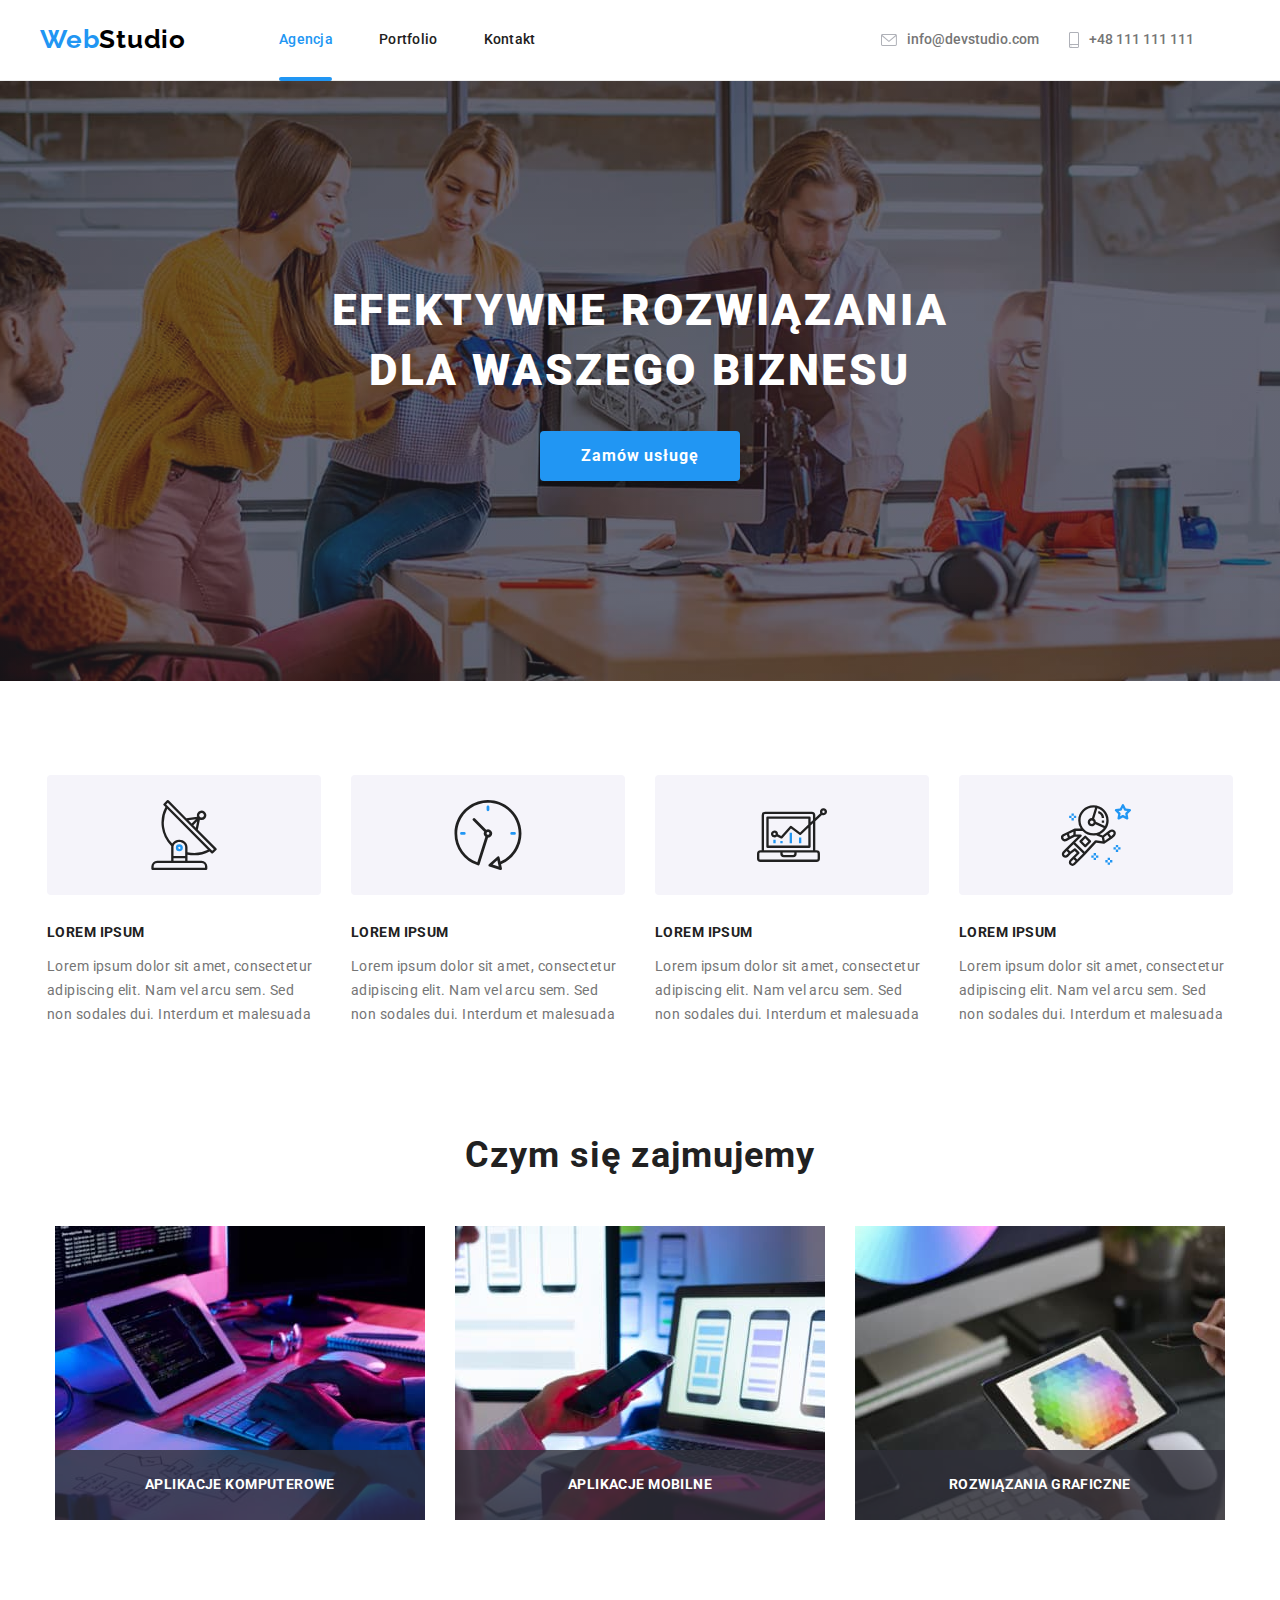
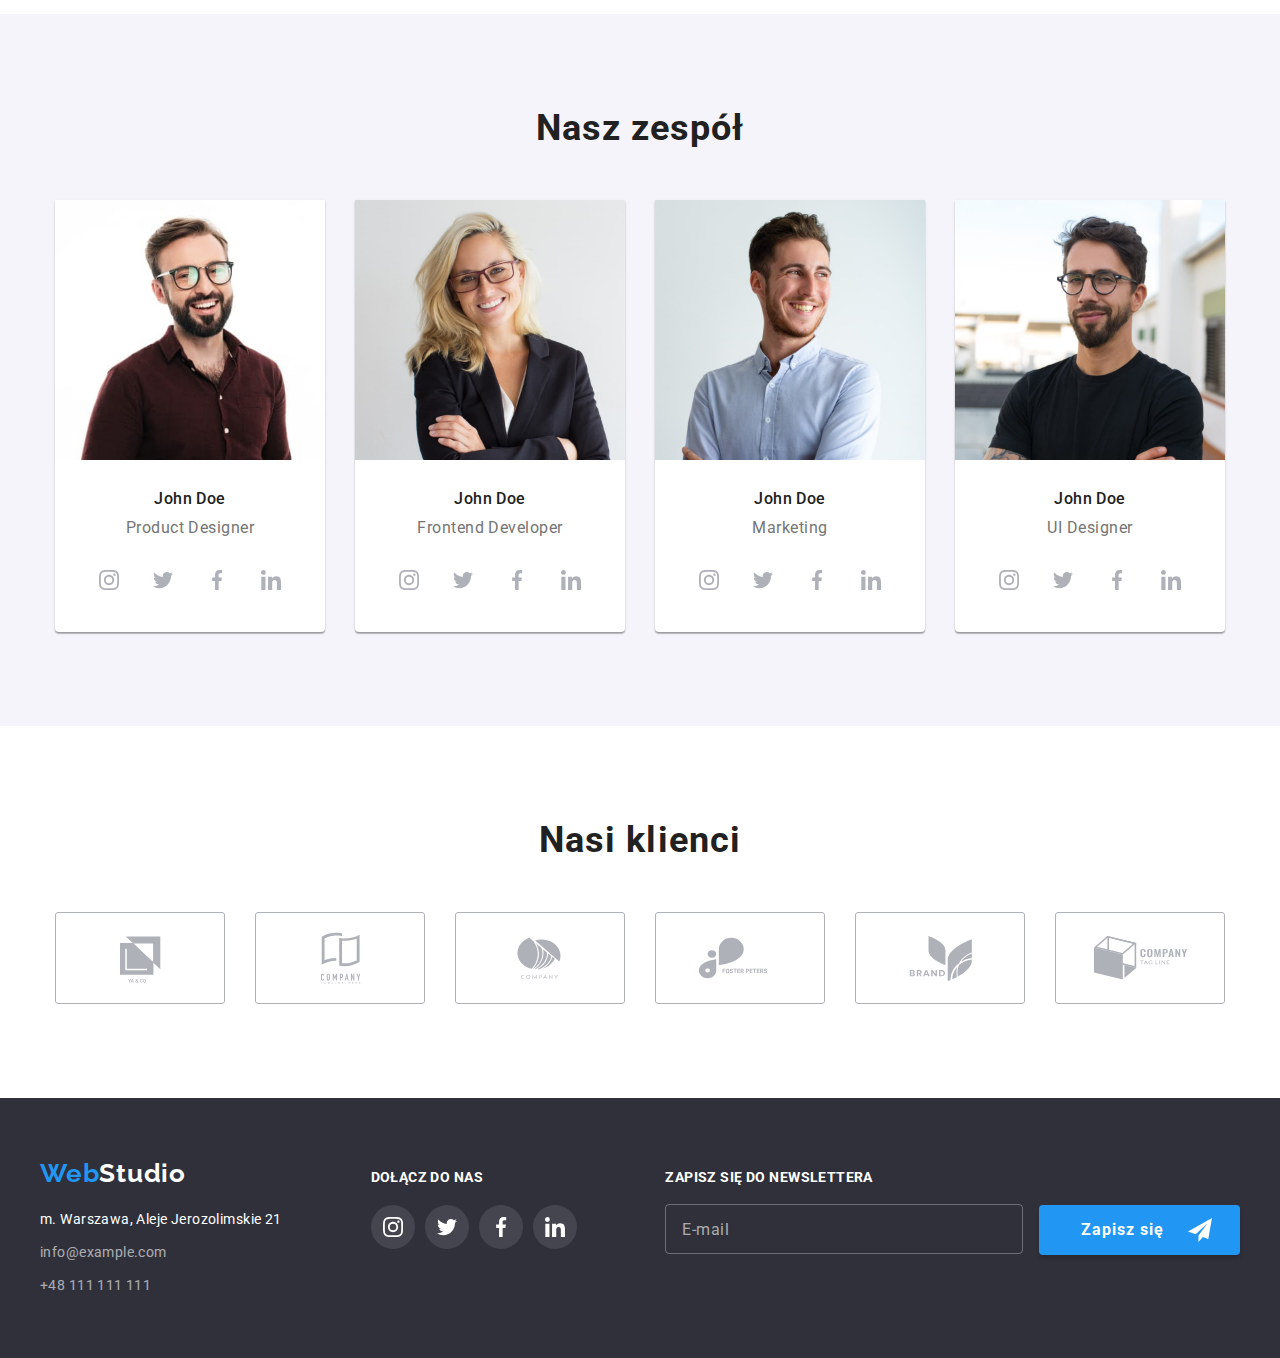
<file: index.html>
<!DOCTYPE html>
<html lang="pl">
  <head>
    <meta charset="UTF-8" />
    <meta http-equiv="X-UA-Compatible" content="IE=edge" />
    <meta name="viewport" content="width=device-width, initial-scale=1.0" />
    <link rel="preconnect" href="https://fonts.googleapis.com" />
    <link rel="preconnect" href="https://fonts.gstatic.com" crossorigin />
    <link
      rel="stylesheet"
      href="https://cdnjs.cloudflare.com/ajax/libs/modern-normalize/1.0.0/modern-normalize.min.css"
    />
    <link
      href="https://fonts.googleapis.com/css2?family=Raleway:wght@700&family=Roboto:wght@400;500;700;900&display=swap"
      rel="stylesheet"
    />
    <link rel="stylesheet" href="./css/styles.css" />
    <title>Studio</title>
  </head>
  <body>
    <header>
      <div class="container">
        <a href="index.html" class="webstudio"><span>Web</span>Studio</a>
        <nav>
          <ul>
            <li><a class="active-index blue" href="index.html">Agencja</a></li>
            <li><a href="portfolio.html">Portfolio</a></li>
            <li><a href="#">Kontakt</a></li>
          </ul>
        </nav>
        <div class="contact-top">
          <ul>
            <li>
              <a href="mailto:info@devstudio.com">
                <svg style="height: 12px; width: 16px; margin-right: 10px">
                  <use href="./images/icons.svg#icon-envelope"></use>
                </svg>
                info@devstudio.com</a
              >
            </li>
            <li>
              <a href="tel:+48111111111">
                <svg style="height: 16px; width: 10px; margin-right: 10px">
                  <use href="./images/icons.svg#icon-smartphone"></use>
                </svg>
                +48 111 111 111</a
              >
            </li>
          </ul>
        </div>
      </div>
    </header>
    <main>
      <section class="order-box section">
        <div class="container">
          <h1>
            EFEKTYWNE ROZWIĄZANIA <br />
            DLA WASZEGO BIZNESU
          </h1>
        </div>
        <button class="order-button" type="button" data-modal-open>Zamów usługę</button>
      </section>
      <div class="container section">
        <ul class="lorem-ipsum">
          <li>
            <div class="lorem-ipsum-icon">
              <svg style="width: 70px; height: 70px">
                <use href="./images/icons.svg#icon-antenna"></use>
              </svg>
            </div>
            <h3 class="lorem">LOREM IPSUM</h3>
            <p>
              Lorem ipsum dolor sit amet, consectetur adipiscing elit. Nam vel arcu sem. Sed non
              sodales dui. Interdum et malesuada
            </p>
          </li>
          <li>
            <div class="lorem-ipsum-icon">
              <svg style="width: 70px; height: 70px">
                <use href="./images/icons.svg#icon-clock"></use>
              </svg>
            </div>
            <h3 class="lorem">LOREM IPSUM</h3>
            <p>
              Lorem ipsum dolor sit amet, consectetur adipiscing elit. Nam vel arcu sem. Sed non
              sodales dui. Interdum et malesuada
            </p>
          </li>
          <li>
            <div class="lorem-ipsum-icon">
              <svg style="width: 70px; height: 70px">
                <use href="./images/icons.svg#icon-diagram"></use>
              </svg>
            </div>
            <h3 class="lorem">LOREM IPSUM</h3>
            <p>
              Lorem ipsum dolor sit amet, consectetur adipiscing elit. Nam vel arcu sem. Sed non
              sodales dui. Interdum et malesuada
            </p>
          </li>
          <li>
            <div class="lorem-ipsum-icon">
              <svg style="width: 70px; height: 70px">
                <use href="./images/icons.svg#icon-astronaut"></use>
              </svg>
            </div>
            <h3 class="lorem">LOREM IPSUM</h3>
            <p>
              Lorem ipsum dolor sit amet, consectetur adipiscing elit. Nam vel arcu sem. Sed non
              sodales dui. Interdum et malesuada
            </p>
          </li>
        </ul>
      </div>
      <div class="our-tasks">
        <div class="container">
          <h2>Czym się zajmujemy</h2>
          <ul>
            <li>
              <img
                src="./images/box1.jpg"
                alt="Man typing on the tablet"
                width="370"
                height="294"
              />
              <div class="our-tasks-text">Aplikacje komputerowe</div>
            </li>
            <li>
              <img
                src="./images/box2.jpg"
                alt="Man typing on a laptop, while looking at the phone"
                width="370"
                height="294"
              />
              <div class="our-tasks-text">Aplikacje mobilne</div>
            </li>
            <li>
              <img
                src="./images/box3.jpg"
                alt="Man selecting a colour from the hexagon"
                width="370"
                height="294"
              />
              <div class="our-tasks-text">Rozwiązania graficzne</div>
            </li>
          </ul>
        </div>
      </div>
      <section class="our-team">
        <div class="container section">
          <h2>Nasz zespół</h2>
          <ul class="member-box">
            <li>
              <figure>
                <img src="./images/john1.jpg" alt="John Doe the First" width="270" height="260" />
                <figcaption class="team-function">
                  <h3 class="team-function team-member">John Doe</h3>
                  Product Designer
                  <ul class="join-us-row">
                    <li class="join-us-icon">
                      <svg style="width: 20px; height: 20px">
                        <use href="./images/icons.svg#icon-instagram"></use>
                      </svg>
                    </li>
                    <li class="join-us-icon">
                      <svg style="width: 20px; height: 20px">
                        <use href="./images/icons.svg#icon-twitter"></use>
                      </svg>
                    </li>
                    <li class="join-us-icon">
                      <svg style="width: 20px; height: 20px">
                        <use href="./images/icons.svg#icon-facebook"></use>
                      </svg>
                    </li>
                    <li class="join-us-icon">
                      <svg style="width: 20px; height: 20px">
                        <use href="./images/icons.svg#icon-linkedin"></use>
                      </svg>
                    </li>
                  </ul>
                </figcaption>
              </figure>
            </li>
            <li>
              <figure>
                <img src="./images/jane.jpg" alt="John Doe the Second" width="270" height="260" />
                <figcaption class="team-function">
                  <h3 class="team-function team-member">John Doe</h3>
                  Frontend Developer
                  <ul class="join-us-row">
                    <li class="join-us-icon">
                      <svg style="width: 20px; height: 20px">
                        <use href="./images/icons.svg#icon-instagram"></use>
                      </svg>
                    </li>
                    <li class="join-us-icon">
                      <svg style="width: 20px; height: 20px">
                        <use href="./images/icons.svg#icon-twitter"></use>
                      </svg>
                    </li>
                    <li class="join-us-icon">
                      <svg style="width: 20px; height: 20px">
                        <use href="./images/icons.svg#icon-facebook"></use>
                      </svg>
                    </li>
                    <li class="join-us-icon">
                      <svg style="width: 20px; height: 20px">
                        <use href="./images/icons.svg#icon-linkedin"></use>
                      </svg>
                    </li>
                  </ul>
                </figcaption>
              </figure>
            </li>
            <li>
              <figure>
                <img src="./images/john2.jpg" alt="John Doe the Third" width="270" height="260" />
                <figcaption class="team-function">
                  <h3 class="team-function team-member">John Doe</h3>
                  Marketing
                  <ul class="join-us-row">
                    <li class="join-us-icon">
                      <svg style="width: 20px; height: 20px">
                        <use href="./images/icons.svg#icon-instagram"></use>
                      </svg>
                    </li>
                    <li class="join-us-icon">
                      <svg style="width: 20px; height: 20px">
                        <use href="./images/icons.svg#icon-twitter"></use>
                      </svg>
                    </li>
                    <li class="join-us-icon">
                      <svg style="width: 20px; height: 20px">
                        <use href="./images/icons.svg#icon-facebook"></use>
                      </svg>
                    </li>
                    <li class="join-us-icon">
                      <svg style="width: 20px; height: 20px">
                        <use href="./images/icons.svg#icon-linkedin"></use>
                      </svg>
                    </li>
                  </ul>
                </figcaption>
              </figure>
            </li>
            <li>
              <figure>
                <img src="./images/john3.jpg" alt="John Doe the Fourth" width="270" height="260" />
                <figcaption class="team-function">
                  <h3 class="team-function team-member">John Doe</h3>
                  UI Designer
                  <ul class="join-us-row">
                    <li class="join-us-icon">
                      <svg style="width: 20px; height: 20px">
                        <use href="./images/icons.svg#icon-instagram"></use>
                      </svg>
                    </li>
                    <li class="join-us-icon">
                      <svg style="width: 20px; height: 20px">
                        <use href="./images/icons.svg#icon-twitter"></use>
                      </svg>
                    </li>
                    <li class="join-us-icon">
                      <svg style="width: 20px; height: 20px">
                        <use href="./images/icons.svg#icon-facebook"></use>
                      </svg>
                    </li>
                    <li class="join-us-icon">
                      <svg style="width: 20px; height: 20px">
                        <use href="./images/icons.svg#icon-linkedin"></use>
                      </svg>
                    </li>
                  </ul>
                </figcaption>
              </figure>
            </li>
          </ul>
        </div>
      </section>
      <section class="container section">
        <h2>Nasi klienci</h2>
        <ul class="our-clients">
          <li class="our-clients-icon">
            <svg style="width: 106px; height: 60px">
              <use href="./images/icons.svg#icon-client-1"></use>
            </svg>
          </li>
          <li class="our-clients-icon">
            <svg style="width: 106px; height: 60px">
              <use href="./images/icons.svg#icon-client-2"></use>
            </svg>
          </li>
          <li class="our-clients-icon">
            <svg style="width: 106px; height: 60px">
              <use href="./images/icons.svg#icon-client-3"></use>
            </svg>
          </li>
          <li class="our-clients-icon">
            <svg style="width: 106px; height: 60px">
              <use href="./images/icons.svg#icon-client-4"></use>
            </svg>
          </li>
          <li class="our-clients-icon">
            <svg style="width: 106px; height: 60px">
              <use href="./images/icons.svg#icon-client-5"></use>
            </svg>
          </li>
          <li class="our-clients-icon">
            <svg style="width: 106px; height: 60px">
              <use href="./images/icons.svg#icon-client-6"></use>
            </svg>
          </li>
        </ul>
      </section>
    </main>
    <footer>
      <div class="container">
        <div>
          <a class="webstudio total-bottom" href="index.html"><span>Web</span>Studio</a>
          <ul class="contact-bottom">
            <li><address>m. Warszawa, Aleje Jerozolimskie 21</address></li>
            <li><a href="mailto:info@example.com">info@example.com</a></li>
            <li><a href="tel:+48111111111">+48 111 111 111</a></li>
          </ul>
        </div>
        <div>
          <h4 class="join-us">Dołącz do nas</h4>
          <ul class="join-us-row">
            <li class="join-us-icon white">
              <svg style="width: 20px; height: 20px">
                <use href="./images/icons.svg#icon-instagram"></use>
              </svg>
            </li>
            <li class="join-us-icon white">
              <svg style="width: 20px; height: 20px">
                <use href="./images/icons.svg#icon-twitter"></use>
              </svg>
            </li>
            <li class="join-us-icon white">
              <svg style="width: 20px; height: 20px">
                <use href="./images/icons.svg#icon-facebook"></use>
              </svg>
            </li>
            <li class="join-us-icon white">
              <svg style="width: 20px; height: 20px">
                <use href="./images/icons.svg#icon-linkedin"></use>
              </svg>
            </li>
          </ul>
        </div>
        <div class="newsletter">
          <h4 class="join-us">Zapisz się do newslettera</h4>
          <form>
            <label>
              <input type="email" name="email" placeholder="E-mail" />
            </label>
            <button class="newsletter-button" type="button">
              Zapisz się
              <svg
                style="
                  width: 24px;
                  height: 24px;
                  position: absolute;
                  margin-left: 24px;
                  margin-top: 3px;
                "
              >
                <use href="./images/icons.svg#icon-newsletter"></use>
              </svg>
            </button>
          </form>
        </div>
      </div>
    </footer>
    <div class="backdrop is-hidden" data-modal>
      <div class="modal">
        <button type="button" class="close-btn" data-modal-close>
          <svg style="width: 18px; height: 18px; position: absolute; margin: -9px">
            <use href="./images/icons.svg#icon-modal-x"></use>
          </svg>
        </button>
        <form class="modal-form">
          <h2 class="form-title">Zostaw swoje dane w formularzu poniżej</h2>
          <label>
            <p>Imię</p>
            <div class="modal-form-wrapper">
              <svg style="width: 18px; height: 18px; position: absolute; margin: 11px 0 11px 12px">
                <use href="./images/icons.svg#icon-modal-user"></use>
              </svg>
              <input class="modal-form-input" type="text" name="name" />
            </div>
          </label>
          <label>
            <p>Telefon</p>
            <div class="modal-form-wrapper">
              <svg style="width: 18px; height: 18px; position: absolute; margin: 11px 0 11px 12px">
                <use href="./images/icons.svg#icon-modal-phone"></use>
              </svg>
              <input class="modal-form-input" type="tel" name="phone_number" />
            </div>
          </label>
          <label>
            <p>Email</p>
            <div class="modal-form-wrapper">
              <svg style="width: 18px; height: 18px; position: absolute; margin: 11px 0 11px 12px">
                <use href="./images/icons.svg#icon-modal-mail"></use>
              </svg>
              <input class="modal-form-input" type="email" name="email" />
            </div>
          </label>
          <label>
            <p>Komentarz</p>
            <textarea placeholder="Wprowadź tekst" name="comment"></textarea>
          </label>
          <label class="consent">
            <input type="checkbox" name="consent-checkbox" />
            <span>
              <svg
                style="height: 15px; width: 16px; position: absolute; margin: -7px -7px -7px -22px"
              >
                <use href="./images/icons.svg#icon-modal-checkmark"></use>
              </svg>
              Oświadczam iż akceptuję <a href="#">Regulamin</a> i
              <a href="">Politykę Prywatności</a>.
            </span>
          </label>
          <button class="modal-button" type="submit">Wyślij</button>
        </form>
      </div>
    </div>
    <script src="./js/modal.js"></script>
  </body>
</html>
</file>
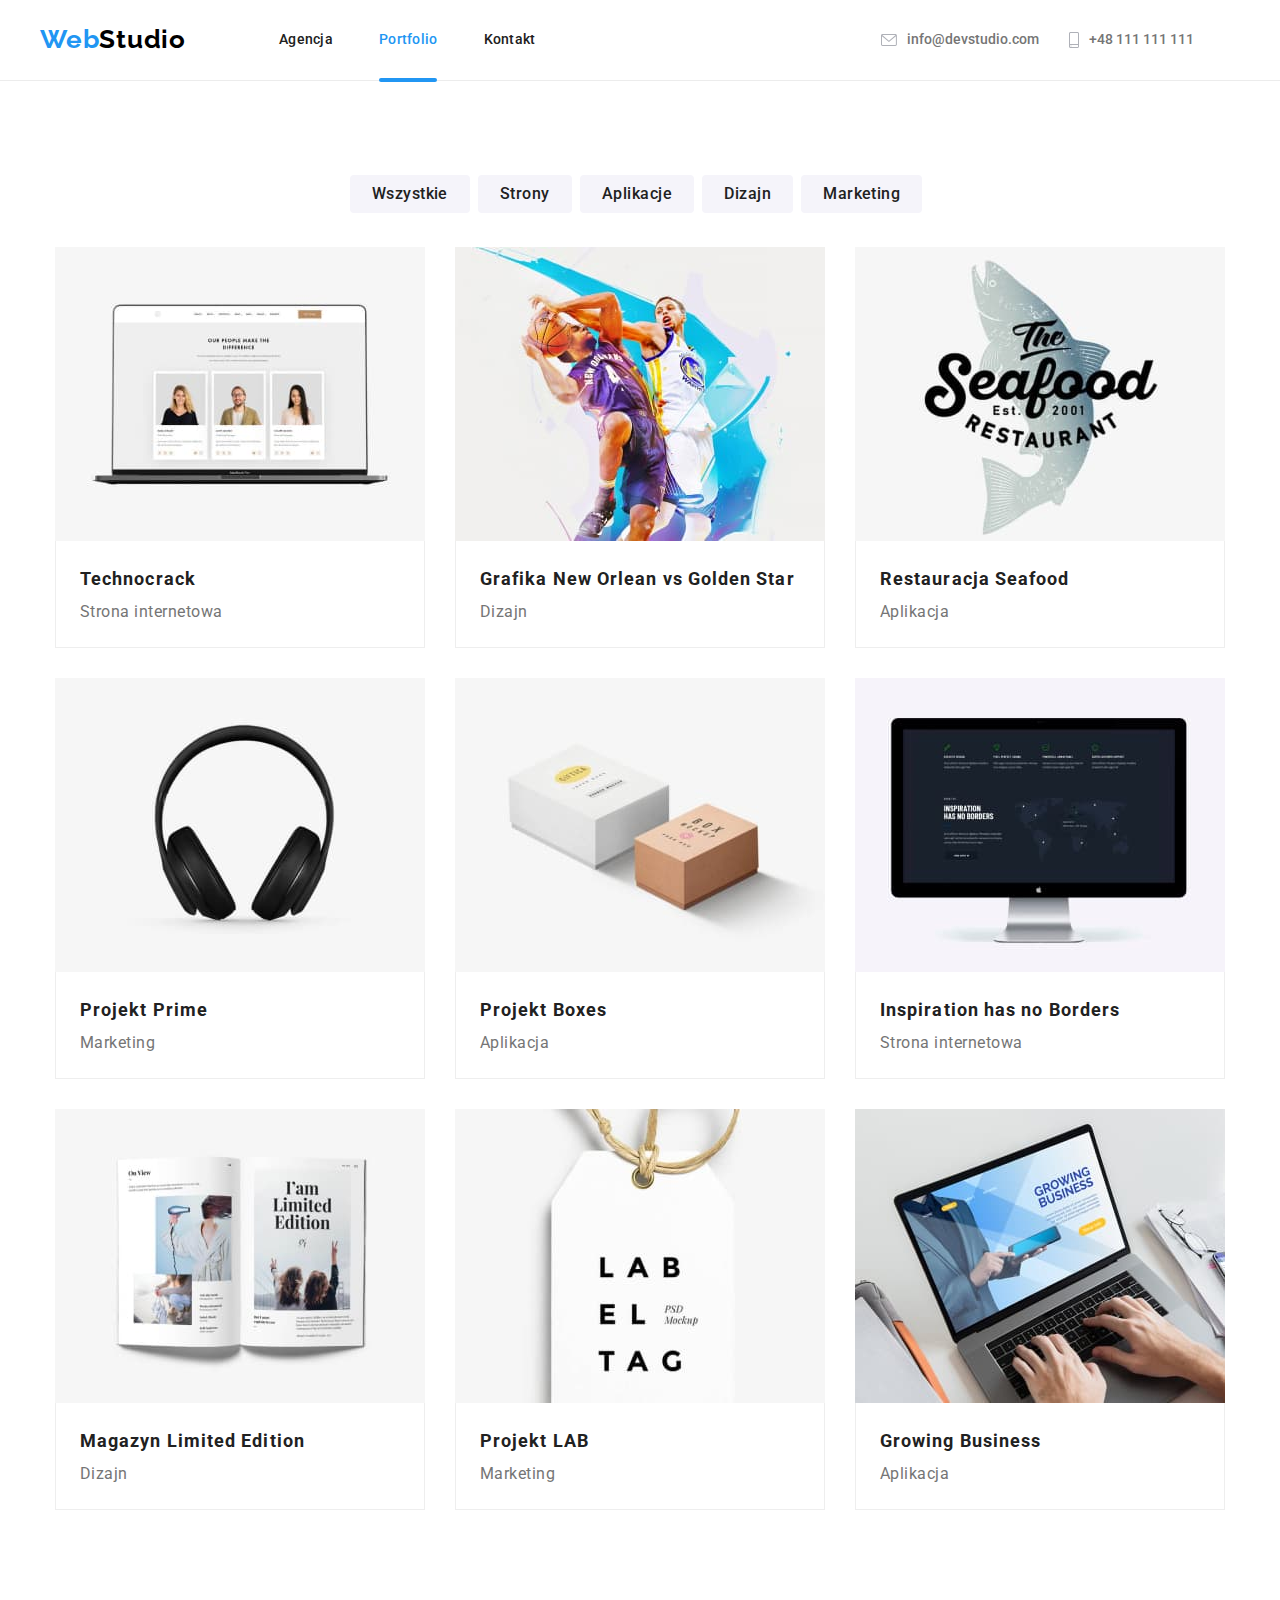
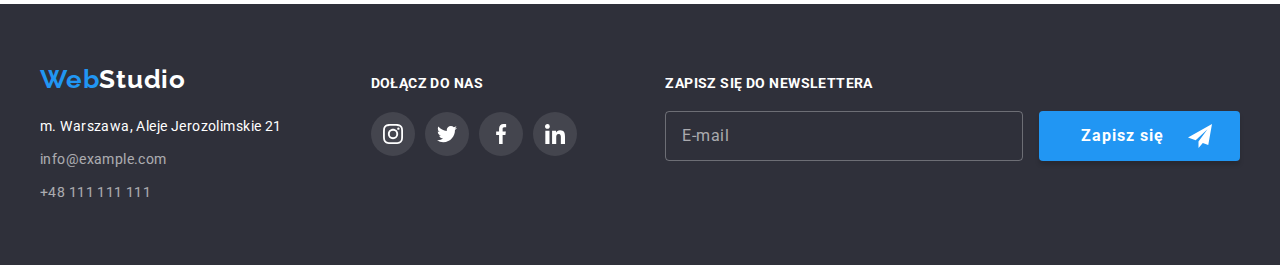
<file: portfolio.html>
<!DOCTYPE html>
<html lang="pl">
  <head>
    <meta charset="UTF-8" />
    <meta http-equiv="X-UA-Compatible" content="IE=edge" />
    <meta name="viewport" content="width=device-width, initial-scale=1.0" />
    <link rel="preconnect" href="https://fonts.googleapis.com" />
    <link rel="preconnect" href="https://fonts.gstatic.com" crossorigin />
    <link
      rel="stylesheet"
      href="https://cdnjs.cloudflare.com/ajax/libs/modern-normalize/1.0.0/modern-normalize.min.css"
    />
    <link
      href="https://fonts.googleapis.com/css2?family=Raleway:wght@700&family=Roboto:wght@400;500;700;900&display=swap"
      rel="stylesheet"
    />
    <link rel="stylesheet" href="./css/styles.css" />
    <title>Portfolio</title>
  </head>
  <body>
    <header>
      <div class="container">
        <a href="index.html" class="webstudio"><span>Web</span>Studio</a>
        <nav>
          <ul>
            <li><a href="index.html">Agencja</a></li>
            <li><a class="active-portfolio blue" href="portfolio.html">Portfolio</a></li>
            <li><a href="#">Kontakt</a></li>
          </ul>
        </nav>
        <div class="contact-top">
          <ul>
            <li>
              <a href="mailto:info@devstudio.com">
                <svg style="height: 12px; width: 16px; margin-right: 10px">
                  <use href="./images/icons.svg#icon-envelope"></use>
                </svg>
                info@devstudio.com</a
              >
            </li>
            <li>
              <a href="tel:+48111111111">
                <svg style="height: 16px; width: 10px; margin-right: 10px">
                  <use href="./images/icons.svg#icon-smartphone"></use>
                </svg>
                +48 111 111 111</a
              >
            </li>
          </ul>
        </div>
      </div>
    </header>
    <main>
      <div class="container">
        <div class="buttons">
          <ul>
            <li><button type="button">Wszystkie</button></li>
            <li><button type="button">Strony</button></li>
            <li><button type="button">Aplikacje</button></li>
            <li><button type="button">Dizajn</button></li>
            <li><button type="button">Marketing</button></li>
          </ul>
        </div>
        <div class="portfolio section">
          <ul class="container">
            <li>
              <figure>
                <div class="overlay-box">
                  <img
                    src="./images/portfolio1.jpg"
                    alt="A laptop featuring three people, a man and two women"
                    width="370"
                    height="294"
                  />
                  <div class="overlay">
                    <p>
                      Technocrack jest popularną platformą wykorzystywaną do rozpowszechniania
                      koronawirusa. Firmy wykorzystują tę platformę do celów szpiegowskich i ataków
                      na niezabezpieczone serwery konkurencji.
                    </p>
                  </div>
                </div>
                <figcaption class="portfolio-type">
                  <h3 class="portfolio-name">Technocrack</h3>
                  Strona internetowa
                </figcaption>
              </figure>
            </li>
            <li>
              <figure>
                <div class="overlay-box">
                  <img
                    src="./images/portfolio2.jpg"
                    alt="Two men playing basketball"
                    width="370"
                    height="294"
                  />
                  <div class="overlay">
                    <p>
                      Technocrack jest popularną platformą wykorzystywaną do rozpowszechniania
                      koronawirusa. Firmy wykorzystują tę platformę do celów szpiegowskich i ataków
                      na niezabezpieczone serwery konkurencji.
                    </p>
                  </div>
                </div>
                <figcaption class="portfolio-type">
                  <h3 class="portfolio-name">Grafika New Orlean vs Golden Star</h3>
                  Dizajn
                </figcaption>
              </figure>
            </li>
            <li>
              <figure>
                <div class="overlay-box">
                  <img
                    src="./images/portfolio3.jpg"
                    alt="The Seafood Reastaurant logo"
                    width="370"
                    height="294"
                  />
                  <div class="overlay">
                    <p>
                      Technocrack jest popularną platformą wykorzystywaną do rozpowszechniania
                      koronawirusa. Firmy wykorzystują tę platformę do celów szpiegowskich i ataków
                      na niezabezpieczone serwery konkurencji.
                    </p>
                  </div>
                </div>
                <figcaption class="portfolio-type">
                  <h3 class="portfolio-name">Restauracja Seafood</h3>
                  Aplikacja
                </figcaption>
              </figure>
            </li>
            <li>
              <figure>
                <div class="overlay-box">
                  <img
                    src="./images/portfolio4.jpg"
                    alt="A pair of black headphones"
                    width="370"
                    height="294"
                  />
                  <div class="overlay">
                    <p>
                      Technocrack jest popularną platformą wykorzystywaną do rozpowszechniania
                      koronawirusa. Firmy wykorzystują tę platformę do celów szpiegowskich i ataków
                      na niezabezpieczone serwery konkurencji.
                    </p>
                  </div>
                </div>
                <figcaption class="portfolio-type">
                  <h3 class="portfolio-name">Projekt Prime</h3>
                  Marketing
                </figcaption>
              </figure>
            </li>
            <li>
              <figure>
                <div class="overlay-box">
                  <img
                    src="./images/portfolio5.jpg"
                    alt="Two boxes, one white and one brown"
                    width="370"
                    height="294"
                  />
                  <div class="overlay">
                    <p>
                      Technocrack jest popularną platformą wykorzystywaną do rozpowszechniania
                      koronawirusa. Firmy wykorzystują tę platformę do celów szpiegowskich i ataków
                      na niezabezpieczone serwery konkurencji.
                    </p>
                  </div>
                </div>
                <figcaption class="portfolio-type">
                  <h3 class="portfolio-name">Projekt Boxes</h3>
                  Aplikacja
                </figcaption>
              </figure>
            </li>
            <li>
              <figure>
                <div class="overlay-box">
                  <img src="./images/portfolio6.jpg" alt="PC desktop" width="370" height="294" />
                  <div class="overlay">
                    <p>
                      Technocrack jest popularną platformą wykorzystywaną do rozpowszechniania
                      koronawirusa. Firmy wykorzystują tę platformę do celów szpiegowskich i ataków
                      na niezabezpieczone serwery konkurencji.
                    </p>
                  </div>
                </div>
                <figcaption class="portfolio-type">
                  <h3 class="portfolio-name">Inspiration has no Borders</h3>
                  Strona internetowa
                </figcaption>
              </figure>
            </li>
            <li>
              <figure>
                <div class="overlay-box">
                  <img
                    src="./images/portfolio7.jpg"
                    alt="An opened book featuring the magazine's title"
                    width="370"
                    height="294"
                  />
                  <div class="overlay">
                    <p>
                      Technocrack jest popularną platformą wykorzystywaną do rozpowszechniania
                      koronawirusa. Firmy wykorzystują tę platformę do celów szpiegowskich i ataków
                      na niezabezpieczone serwery konkurencji.
                    </p>
                  </div>
                </div>
                <figcaption class="portfolio-type">
                  <h3 class="portfolio-name">Magazyn Limited Edition</h3>
                  Dizajn
                </figcaption>
              </figure>
            </li>
            <li>
              <figure>
                <div class="overlay-box">
                  <img
                    src="./images/portfolio8.jpg"
                    alt="A white tag with LABEL TAG written on it"
                    width="370"
                    height="294"
                  />
                  <div class="overlay">
                    <p>
                      Technocrack jest popularną platformą wykorzystywaną do rozpowszechniania
                      koronawirusa. Firmy wykorzystują tę platformę do celów szpiegowskich i ataków
                      na niezabezpieczone serwery konkurencji.
                    </p>
                  </div>
                </div>
                <figcaption class="portfolio-type">
                  <h3 class="portfolio-name">Projekt LAB</h3>
                  Marketing
                </figcaption>
              </figure>
            </li>
            <li>
              <figure>
                <div class="overlay-box">
                  <img
                    src="./images/portfolio9.jpg"
                    alt="A man typing on the laptop"
                    width="370"
                    height="294"
                  />
                  <div class="overlay">
                    <p>
                      Technocrack jest popularną platformą wykorzystywaną do rozpowszechniania
                      koronawirusa. Firmy wykorzystują tę platformę do celów szpiegowskich i ataków
                      na niezabezpieczone serwery konkurencji.
                    </p>
                  </div>
                </div>
                <figcaption class="portfolio-type">
                  <h3 class="portfolio-name">Growing Business</h3>
                  Aplikacja
                </figcaption>
              </figure>
            </li>
          </ul>
        </div>
      </div>
    </main>
    <footer>
      <div class="container">
        <div>
          <a class="webstudio total-bottom" href="index.html"><span>Web</span>Studio</a>
          <ul class="contact-bottom">
            <li><address>m. Warszawa, Aleje Jerozolimskie 21</address></li>
            <li><a href="mailto:info@example.com">info@example.com</a></li>
            <li><a href="tel:+48111111111">+48 111 111 111</a></li>
          </ul>
        </div>
        <div>
          <h4 class="join-us">Dołącz do nas</h4>
          <ul class="join-us-row">
            <li class="join-us-icon white">
              <svg style="width: 20px; height: 20px">
                <use href="./images/icons.svg#icon-instagram"></use>
              </svg>
            </li>
            <li class="join-us-icon white">
              <svg style="width: 20px; height: 20px">
                <use href="./images/icons.svg#icon-twitter"></use>
              </svg>
            </li>
            <li class="join-us-icon white">
              <svg style="width: 20px; height: 20px">
                <use href="./images/icons.svg#icon-facebook"></use>
              </svg>
            </li>
            <li class="join-us-icon white">
              <svg style="width: 20px; height: 20px">
                <use href="./images/icons.svg#icon-linkedin"></use>
              </svg>
            </li>
          </ul>
        </div>
        <div class="newsletter">
          <h4 class="join-us">Zapisz się do newslettera</h4>
          <form>
            <label>
              <input type="email" name="email" placeholder="E-mail" />
            </label>
            <button class="newsletter-button" type="button">
              Zapisz się
              <svg
                style="
                  width: 24px;
                  height: 24px;
                  position: absolute;
                  margin-left: 24px;
                  margin-top: 3px;
                "
              >
                <use href="./images/icons.svg#icon-newsletter"></use>
              </svg>
            </button>
          </form>
        </div>
      </div>
    </footer>
  </body>
</html>
</file>
<file: css/styles.css>
body {
  font-family: 'Roboto', sans-serif;
  color: var(--text-primary);
}

:root {
  --brand-color: #2196f3;
  --studio: #000;
  --text-primary: #212121;
  --text-secondary: #757575;
  --dark-bg: #2f303a;
  --dark-bg-text: #fff;
  --light-bg: #f5f4fa;
}

.section {
  padding-top: 94px;
  padding-bottom: 94px;
}

.webstudio {
  text-decoration: none;
  color: var(--studio);
  font-family: 'Raleway', sans-serif;
  font-weight: 700;
  font-size: 26px;
  line-height: 1.19;
  letter-spacing: 0.03em;
  margin-top: 24px;
  margin-bottom: 25px;
  margin-right: 93px;
}

.webstudio > span {
  color: var(--brand-color);
}

.total-bottom {
  color: var(--bottom-studio);
  margin-right: 0px;
}

nav {
  font-weight: 500;
  font-size: 14px;
  line-height: 1.14;
  letter-spacing: 0.02em;
  margin-top: 32px;
  margin-bottom: 32px;
  position: relative;
}

nav a {
  color: var(--text-primary);
  text-decoration: none;
  transition-property: color;
  transition-duration: 250ms;
  transition-timing-function: cubic-bezier(0.4, 0, 0.2, 1);
}

nav a:hover,
nav a:focus {
  color: var(--brand-color);
}

.contact-top a {
  font-weight: 500;
  font-size: 14px;
  line-height: 1.14;
  color: var(--text-secondary);
  text-decoration: none;
  list-style-type: none;
  text-align: right;
  display: flex;
  align-items: center;
  fill: #afb1b8;
  transition-property: color, fill;
  transition-duration: 250ms;
  transition-timing-function: cubic-bezier(0.4, 0, 0.2, 1);
}

.contact-top a:hover,
.contact-top a:focus,
.contact-bottom a:hover,
.contact-bottom a:focus {
  color: var(--brand-color);
  fill: var(--brand-color);
}

.buttons button:hover,
.buttons button:focus {
  color: var(--dark-bg-text);
  background: var(--brand-color);
  box-shadow: 0px 3px 1px rgba(0, 0, 0, 0.1), 0px 1px 2px rgba(0, 0, 0, 0.08),
    0px 2px 2px rgba(0, 0, 0, 0.12);
  border-radius: 4px;
  border: none;
  cursor: pointer;
}

.buttons button {
  font-weight: 500;
  line-height: 1.625;
  text-align: center;
  letter-spacing: 0.03em;
  color: var(--text-primary);
  background-color: var(--light-bg);
  border-radius: 4px;
  border: none;
  padding: 6px 22px;
  margin: 4px;
  margin-top: 94px;
  margin-bottom: 34px;
  transition-property: color, background, box-shadow;
  transition-duration: 250ms;
  transition-timing-function: cubic-bezier(0.4, 0, 0.2, 1);
}

.order-box {
  background-color: var(--dark-bg);
  color: var(--dark-bg-text);
  padding: 200px 0;
  margin: 0 auto;
  display: flex;
  flex-direction: column;
  background-position: 50% 50%;
  background-size: auto, auto;
  max-width: 1600px;
  background-image: linear-gradient(rgba(47, 48, 58, 0.4), rgba(47, 48, 58, 0.4)),
    url('../images/banner.jpg');
}

h1 {
  font-weight: 900;
  font-size: 44px;
  line-height: 1.36;
  text-align: center;
  text-transform: uppercase;
  letter-spacing: 0.06em;
}

.order-button {
  font-weight: 700;
  font-size: 16px;
  line-height: 1.88;
  letter-spacing: 0.06em;
  align-items: center;
  text-align: center;
  cursor: pointer;
  color: var(--dark-bg-text);
  background: var(--brand-color);
  box-shadow: 0px 4px 4px rgba(0, 0, 0, 0.15);
  border-radius: 4px;
  border: none;
  padding: 10px 0;
  width: 200px;
  margin: 0 auto;
  margin-top: 30px;
  max-width: 1600px;
}

.our-team {
  background-color: var(--light-bg);
}

h2 {
  font-size: 36px;
  line-height: 1.16;
  font-weight: 700;
  text-align: center;
  letter-spacing: 0.03em;
  margin: 0;
  padding: 0;
  padding-bottom: 50px;
}

p {
  color: var(--text-secondary);
  font-size: 14px;
  line-height: 1.71;
  letter-spacing: 0.03em;
  padding: 0;
  width: 270px;
}

.lorem {
  font-weight: 700;
  text-transform: uppercase;
  letter-spacing: 0.03em;
  font-size: 14px;
  line-height: 1.14;
}

li {
  list-style: none;
}

figcaption {
  color: var(--text-secondary);
}

figcaption > h3 {
  color: var(--text-primary);
}

.team-function {
  line-height: 1.18;
  letter-spacing: 0.03em;
  font-size: 16px;
  text-align: center;
}

.team-member {
  font-weight: 500;
}

.portfolio-type {
  line-height: 1.88;
  letter-spacing: 0.03em;
  padding: 20px 24px;
  border-right: 1px solid #eee;
  border-left: 1px solid #eee;
  border-bottom: 1px solid #eee;
}

.portfolio-name {
  font-weight: 700;
  letter-spacing: 0.06em;
  font-size: 18px;
  line-height: 2;
}

footer {
  color: var(--dark-bg-text);
  background-color: var(--dark-bg);
  text-align: left;
  padding: 60px 0;
}

.contact-bottom a {
  color: var(--dark-bg-text);
  opacity: 0.6;
  text-decoration: none;
  font-size: 14px;
  line-height: 1.71;
  letter-spacing: 0.03em;
  transition-property: color;
  transition-duration: 250ms;
  transition-timing-function: cubic-bezier(0.4, 0, 0.2, 1);
}

.contact-bottom li:not(:last-child) {
  margin-bottom: 9px;
}

address {
  font-style: normal;
  color: var(--dark-bg-text);
  font-size: 14px;
  line-height: 1.71;
  letter-spacing: 0.03em;
  margin-top: 20px;
}

.lorem-ipsum {
  display: flex;
  flex-wrap: wrap;
  justify-content: center;
  gap: 30px;
}

h1,
h3 {
  margin: 0;
}

ul {
  margin: 0;
  padding: 0;
}

img {
  display: block;
}

header .container {
  display: flex;
  align-items: center;
}

nav ul {
  display: flex;
}

nav ul :not(:last-child) {
  margin-right: 46px;
}

.contact-top ul {
  display: flex;
  margin-right: 0px;
}

.contact-top ul :not(:last-child) {
  margin-right: 30px;
}

.buttons ul {
  display: flex;
  justify-content: center;
}

.portfolio ul {
  display: flex;
  flex-wrap: wrap;
  gap: 30px;
  justify-content: center;
  margin-right: 215px;
}

.our-team .member-box {
  display: flex;
  justify-content: center;
  gap: 30px;
}

.our-team .join-us-row {
  display: flex;
  justify-content: center;
}

.our-tasks ul {
  display: flex;
  justify-content: center;
  gap: 30px;
  margin-bottom: 94px;
  position: relative;
}

.our-tasks-text {
  text-transform: uppercase;
  color: var(--dark-bg-text);
  letter-spacing: 0.03em;
  text-align: center;
  font-weight: 700;
  font-size: 14px;
  line-height: 1.14;
  background: rgba(47, 48, 58, 0.8);
  width: 370px;
  padding: 27px 0;
  position: absolute;
  bottom: 0;
}

header .contact-top {
  margin-left: 345px;
  margin-top: 32px;
  margin-bottom: 32px;
}

header {
  display: flex;
  justify-content: center;
  border-bottom-width: 1px;
  border-bottom-style: solid;
  border-bottom-color: #ececec;
}

.buttons {
  margin-left: 510px;
  margin-right: 518px;
}

.our-team .team-member {
  margin-top: 30px;
}

.team-function .team-member {
  margin-bottom: 10px;
}

.our-team figure {
  background-color: #ffffff;
  padding-bottom: 30px;
  box-shadow: 0px 1px 3px rgba(0, 0, 0, 0.12), 0px 1px 1px rgba(0, 0, 0, 0.14),
    0px 2px 1px rgba(0, 0, 0, 0.2);
  border-radius: 0px 0px 4px 4px;
  margin: 0;
}

.portfolio figure {
  margin: 0;
  padding: 0;
  cursor: pointer;
  transition-property: box-shadow;
  transition-duration: 250ms;
  transition-timing-function: cubic-bezier(0.4, 0, 0.2, 1);
}

.portfolio figure:hover,
.portfolio figure:focus {
  box-shadow: 0px 4px 4px 0px rgba(0, 0, 0, 0.25);
}

.portfolio {
  padding-top: 0;
}

.container {
  margin: 0 auto;
  width: 100%;
  width: 1200px;
}

footer .container {
  display: flex;
  justify-content: space-between;
}

.join-us {
  font-weight: 700;
  font-size: 14px;
  line-height: 1.14;
  letter-spacing: 0.03em;
  text-transform: uppercase;
  color: var(--dark-bg-text);
  margin-top: 12px;
}

.join-us-row {
  display: flex;
  gap: 10px;
  margin-top: 20px;
}

.join-us-icon {
  width: 44px;
  height: 44px;
  background: rgba(255, 255, 255, 0.1);
  box-sizing: border-box;
  padding: 12px;
  cursor: pointer;
  border-radius: 50%;
  fill: #afb1b8;
  transition-property: color, background, fill;
  transition-duration: 250ms;
  transition-timing-function: cubic-bezier(0.4, 0, 0.2, 1);
}

.white {
  fill: var(--dark-bg-text);
}

.join-us-icon:hover,
.join-us-icon:focus {
  background: var(--brand-color);
  fill: var(--dark-bg-text);
}

.our-clients {
  display: flex;
  justify-content: center;
  gap: 30px;
}

.our-clients-icon {
  border: 1px solid #afb1b8;
  height: 92px;
  width: 170px;
  padding: 16px 32px;
  border-radius: 3px;
  cursor: pointer;
  fill: #afb1b8;
  transition-property: color, border, fill;
  transition-duration: 250ms;
  transition-timing-function: cubic-bezier(0.4, 0, 0.2, 1);
}

.our-clients-icon:hover,
.our-clients-icon:focus {
  border: 1px solid var(--brand-color);
  fill: var(--brand-color);
}

.lorem-ipsum-icon {
  display: flex;
  justify-content: center;
  background: var(--light-bg);
  border-radius: 4px;
  margin-bottom: 30px;
  padding: 25px 102px;
}

.backdrop {
  position: fixed;
  left: 0;
  top: 0;
  width: 100%;
  height: 100%;
  background: rgba(0, 0, 0, 0.2);
  transition: 250ms;
}

.modal {
  position: absolute;
  top: 50%;
  left: 50%;
  transform: translate(-50%, -50%);
  width: 528px;
  min-height: 581px;
  background-color: var(--dark-bg-text);
  box-shadow: 0px 1px 3px rgba(0, 0, 0, 0.12), 0px 1px 1px rgba(0, 0, 0, 0.14),
    0px 2px 1px rgba(0, 0, 0, 0.2);
  border-radius: 4px;
}

.close-btn {
  position: absolute;
  top: 8px;
  right: 8px;
  width: 30px;
  height: 30px;
  background-color: var(--dark-bg-text);
  border: 1px solid rgba(0, 0, 0, 0.1);
  border-radius: 50%;
  cursor: pointer;
}

.is-hidden {
  opacity: 0;
  visibility: hidden;
  pointer-events: none;
}

.active-index::after {
  position: absolute;
  content: '';
  display: block;
  width: 53px;
  height: 4px;
  background: var(--brand-color);
  border-radius: 2px;
  transform: translateY(29px);
}

.active-portfolio::after {
  position: absolute;
  content: '';
  display: block;
  width: 58px;
  height: 4px;
  background: var(--brand-color);
  border-radius: 2px;
  transform: translateY(30px);
}

.overlay-box {
  position: relative;
  overflow: hidden;
}

.overlay {
  position: absolute;
  top: 0;
  left: 0;
  width: 100%;
  height: 100%;
  background: var(--brand-color);
  opacity: 0.9;
  transform: translateY(100%);
  transition-timing-function: cubic-bezier(0.4, 0, 0.2, 1);
  transition: transform 250ms;
}

.overlay p {
  color: var(--dark-bg-text);
  letter-spacing: 0.03em;
  font-size: 18px;
  line-height: 1.56;
  text-align: left;
  padding-left: 24px;
  padding-right: 45px;
  padding-top: 31px;
  width: 370px;
}

figure:hover .overlay {
  transform: translateY(0);
}

.blue {
  color: var(--brand-color);
}

.newsletter > div {
  display: flex;
}

.newsletter input {
  width: 358px;
  height: 50px;
  border: 1px solid rgba(255, 255, 255, 0.3);
  border-radius: 4px;
  margin-right: 12px;
  padding: 15px 0 15px 16px;
  background-color: inherit;
  color: rgba(255, 255, 255, 0.6);
  line-height: 1.25;
  letter-spacing: 0.03em;
}

input::placeholder {
  color: rgba(255, 255, 255, 0.6);
}

.newsletter input:focus {
  outline: none;
}

.newsletter-button {
  font-weight: 700;
  line-height: 1.88;
  letter-spacing: 0.06em;
  padding: 10px 76px 10px 42px;
  background-color: var(--brand-color);
  color: var(--dark-bg-text);
  box-shadow: 0px 4px 4px rgba(0, 0, 0, 0.15);
  border-radius: 4px;
  border: none;
  cursor: pointer;
  position: relative;
  justify-content: center;
  align-items: center;
}

.form-title {
  font-weight: 700;
  font-size: 20px;
  line-height: 1.15;
  text-align: center;
  letter-spacing: 0.03em;
  color: var(--studio);
  padding-bottom: 0;
  margin-top: 40px;
  margin-bottom: 12px;
}

.modal-form {
  display: flex;
  flex-direction: column;
  justify-content: center;
  align-items: center;
}

.modal-form svg {
  z-index: 1;
  fill: var(--text-primary);
  transition-property: fill;
  transition-duration: 250ms;
  transition-timing-function: cubic-bezier(0.4, 0, 0.2, 1);
}

.modal-form p {
  color: var(--text-secondary);
  font-size: 12px;
  line-height: 1.16;
  letter-spacing: 0.01em;
  margin-top: 10px;
  margin-bottom: 4px;
}

.modal-form-input {
  width: 448px;
  height: 40px;
  border: 1px solid rgba(33, 33, 33, 0.2);
  border-radius: 4px;
  position: relative;
  padding-left: 42px;
  color: var(--text-secondary);
  transition-property: border;
  transition-duration: 250ms;
  transition-timing-function: cubic-bezier(0.4, 0, 0.2, 1);
}

.modal-form textarea {
  width: 448px;
  height: 120px;
  border: 1px solid rgba(33, 33, 33, 0.2);
  border-radius: 4px;
  resize: none;
  padding-top: 12px;
  padding-left: 16px;
  position: relative;
  color: var(--text-secondary);
  transition-property: border;
  transition-duration: 250ms;
  transition-timing-function: cubic-bezier(0.4, 0, 0.2, 1);
}

textarea::placeholder {
  color: rgba(117, 117, 117, 0.5);
  font-size: 12px;
  line-height: 1.16;
  letter-spacing: 0.01em;
}

.modal-button {
  font-weight: 700;
  line-height: 1.88;
  letter-spacing: 0.06em;
  color: var(--dark-bg-text);
  padding: 10px 76px;
  background-color: var(--brand-color);
  box-shadow: 0px 4px 4px rgba(0, 0, 0, 0.15);
  border-radius: 4px;
  border: none;
  cursor: pointer;
  margin-bottom: 40px;
}

.modal-form-input:focus-within,
.modal-form textarea:focus-within,
.modal-form-wrapper:focus-within svg {
  border-color: var(--brand-color);
  fill: var(--brand-color);
  outline-width: 0;
}

.modal-form a {
  color: var(--brand-color);
}

.consent {
  display: flex;
  justify-content: center;
  align-items: center;
  font-size: 14px;
  line-height: 1.71px;
  letter-spacing: 0.03em;
  color: var(--text-secondary);
  margin-top: 20px;
  margin-bottom: 30px;
  position: relative;
  cursor: pointer;
  margin-left: 24px;
}

.consent input {
  position: absolute;
  cursor: pointer;
  width: 0;
  height: 0;
  opacity: 0;
}

.consent svg {
  position: absolute;
  height: 15px;
  width: 16px;
  border: 2px solid var(--text-primary);
  border-radius: 2px;
  fill: var(--dark-bg-text);
  transition-property: border, background-color;
  transition-duration: 250ms;
  transition-timing-function: cubic-bezier(0.4, 0, 0.2, 1);
}

.consent input:checked + span svg {
  border: none;
  border-radius: 2px;
  background-color: var(--brand-color);
}
</file>
